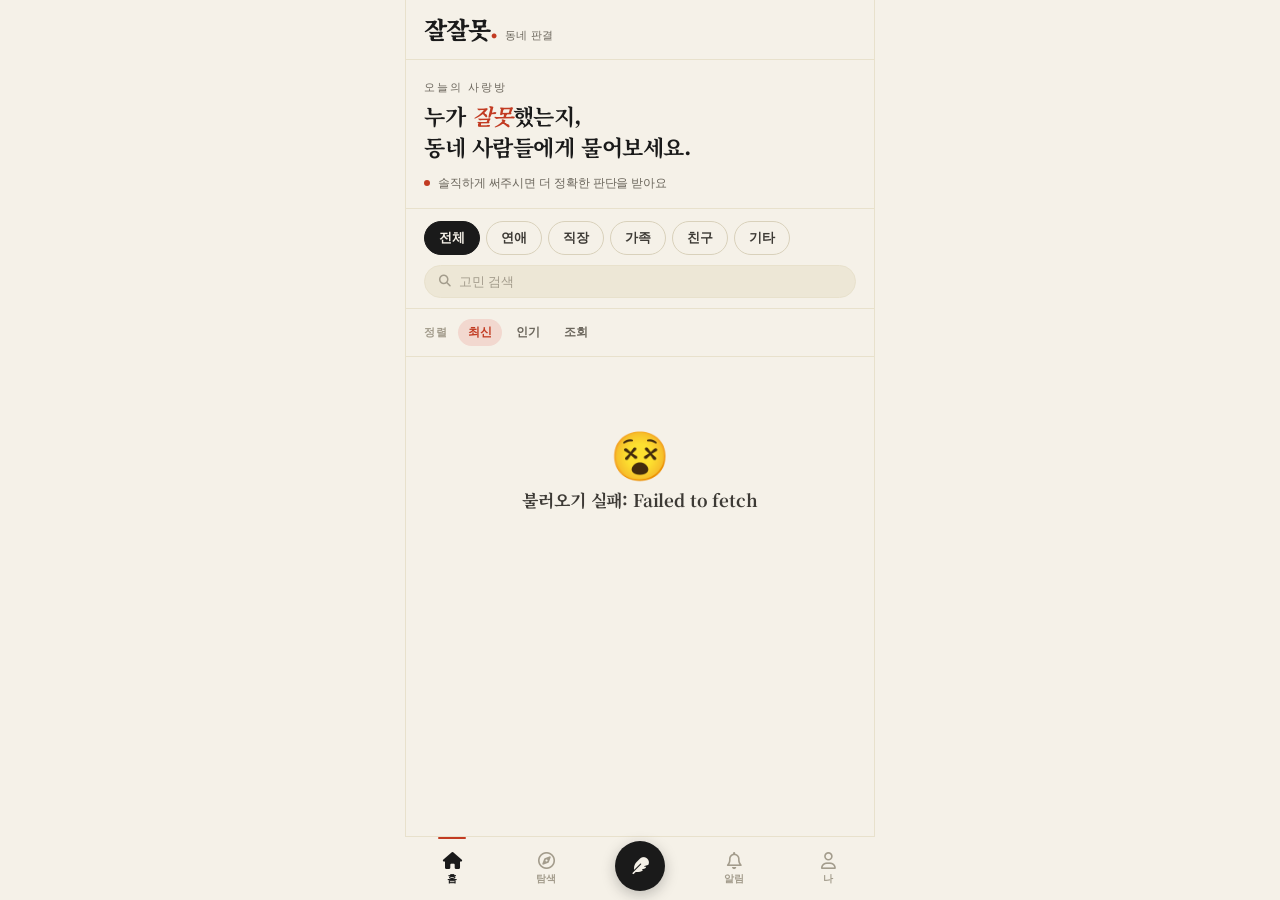
<file: index.html>
<!DOCTYPE html>
<html lang="ko">
<head>
  <meta charset="UTF-8" />
  <meta name="viewport" content="width=device-width, initial-scale=1.0, viewport-fit=cover" />
  <title>잘잘못 — 누구 잘못인가요?</title>

  <!-- ===== PWA ===== -->
  <meta name="theme-color" content="#f5f1e8" />
  <meta name="mobile-web-app-capable" content="yes" />
  <meta name="apple-mobile-web-app-capable" content="yes" />
  <meta name="apple-mobile-web-app-status-bar-style" content="black-translucent" />
  <meta name="apple-mobile-web-app-title" content="잘잘못" />
  <meta name="application-name" content="잘잘못" />
  <meta name="description" content="일상 속 갈등 상황을 올리고 다수의 시선으로 판단받는 커뮤니티 앱" />

  <meta property="og:type" content="website" />
  <meta property="og:title" content="잘잘못 — 누구 잘못인가요?" />
  <meta property="og:description" content="일상 속 갈등 상황을 올리고 다수의 시선으로 판단받아보세요!" />
  <meta property="og:image" content="icons/icon-512.png" />
  <meta name="twitter:card" content="summary" />

  <link rel="manifest" href="manifest.json" />
  <link rel="apple-touch-icon" href="icons/icon-512.png" />
  <link rel="icon" type="image/png" sizes="192x192" href="icons/icon-192.png" />
  <link rel="icon" type="image/png" sizes="512x512" href="icons/icon-512.png" />

  <!-- Fonts / Icons -->
  <link rel="preconnect" href="https://fonts.googleapis.com" />
  <link rel="preconnect" href="https://fonts.gstatic.com" crossorigin />
  <link href="https://fonts.googleapis.com/css2?family=Pretendard:wght@400;500;600;700;800;900&family=Noto+Serif+KR:wght@400;500;600;700;900&display=swap" rel="stylesheet" />
  <link rel="stylesheet" href="https://cdn.jsdelivr.net/npm/@fortawesome/fontawesome-free@6.4.0/css/all.min.css" />
  <link rel="stylesheet" href="css/style.css" />
</head>
<body>

  <!-- ===== PWA 설치 배너 ===== -->
  <div class="pwa-banner" id="pwaBanner" style="display:none">
    <div class="pwa-banner-inner">
      <img src="icons/icon-512.png" class="pwa-banner-icon" alt="잘잘못 아이콘" />
      <div class="pwa-banner-text">
        <div class="pwa-banner-title">앱으로 설치하기</div>
        <div class="pwa-banner-sub">홈 화면에 추가하면 앱처럼 쓸 수 있어요</div>
      </div>
      <div class="pwa-banner-actions">
        <button class="pwa-install-btn" id="pwaInstallBtn">설치</button>
        <button class="pwa-dismiss-btn" id="pwaDismissBtn"><i class="fas fa-times"></i></button>
      </div>
    </div>
  </div>

  <div class="app">

    <!-- ===== HEADER ===== -->
    <header class="header">
      <div class="header-inner">
        <div class="logo" id="logoBtn">
          <span class="logo-text">잘잘못<span class="logo-dot">.</span></span>
          <span class="logo-tag">동네 판결</span>
        </div>
        <!-- 상단 nav-tabs는 숨기고 하단 네비게이션 사용 -->
        <nav class="nav-tabs" style="display:none">
          <button class="nav-btn active" data-view="list"></button>
          <button class="nav-btn" data-view="write"></button>
        </nav>
      </div>
    </header>

    <!-- ===== BOTTOM NAV ===== -->
    <nav class="bottom-nav">
      <button class="bnav-item active" data-view="list">
        <i class="fas fa-house"></i><span>홈</span>
      </button>
      <button class="bnav-item" data-view="list-hot">
        <i class="far fa-compass"></i><span>탐색</span>
      </button>
      <div class="bnav-write-wrap">
        <button class="bnav-write" data-view="write">
          <i class="fas fa-feather"></i>
        </button>
      </div>
      <button class="bnav-item" data-view="list">
        <i class="far fa-bell"></i><span>알림</span>
      </button>
      <button class="bnav-item" data-view="list">
        <i class="far fa-user"></i><span>나</span>
      </button>
    </nav>

    <!-- ===== MAIN ===== -->
    <main class="main">

      <!-- ======= 목록 화면 ======= -->
      <section id="view-list" class="view active">

        <!-- 인트로 스트립 -->
        <div class="intro-strip">
          <div class="intro-kicker">오늘의 사랑방</div>
          <h1 class="intro-title">
            누가 <em>잘못</em>했는지,<br/>동네 사람들에게 물어보세요.
          </h1>
          <div class="intro-meta">
            <span><span class="pip"></span>솔직하게 써주시면 더 정확한 판단을 받아요</span>
          </div>
        </div>

        <!-- 필터/검색 바 -->
        <div class="filter-bar">
          <div class="filter-categories">
            <button class="cat-btn active" data-cat="all">전체</button>
            <button class="cat-btn" data-cat="연애">연애</button>
            <button class="cat-btn" data-cat="직장">직장</button>
            <button class="cat-btn" data-cat="가족">가족</button>
            <button class="cat-btn" data-cat="친구">친구</button>
            <button class="cat-btn" data-cat="기타">기타</button>
          </div>
          <div class="sub-bar">
            <div class="search-wrap">
              <i class="fas fa-search"></i>
              <input type="text" id="searchInput" placeholder="고민 검색" />
            </div>
          </div>
        </div>

        <!-- 정렬 -->
        <div class="sort-bar">
          <span class="sort-label">정렬</span>
          <button class="sort-btn active" data-sort="latest">최신</button>
          <button class="sort-btn" data-sort="hot">인기</button>
          <button class="sort-btn" data-sort="views">조회</button>
        </div>

        <!-- 카드 리스트 -->
        <div class="card-list" id="cardList">
          <div class="loading-spinner"><i class="fas fa-spinner fa-spin"></i> 불러오는 중...</div>
        </div>

        <!-- 페이지네이션 -->
        <div class="pagination" id="pagination"></div>
      </section>

      <!-- ======= 상세 화면 ======= -->
      <section id="view-detail" class="view">
        <div class="detail-top">
          <button class="back-btn" id="backBtn">
            <i class="fas fa-arrow-left"></i> <span>돌아가기</span>
          </button>
        </div>
        <div id="detailContent"></div>
      </section>

      <!-- ======= 작성 화면 ======= -->
      <section id="view-write" class="view">
        <div class="write-container">
          <h2 class="write-title">고민을 들려주세요</h2>
          <p class="write-desc">사실 그대로 써주시면 동네 사람들이 더 정확하게 판단해드려요.</p>

          <form id="writeForm" class="write-form">
            <div class="form-group">
              <label>닉네임</label>
              <input type="text" id="fAuthor" placeholder="비워두면 익명으로 올라가요" maxlength="20" />
            </div>

            <div class="form-group">
              <label>카테고리 <span class="required">* 필수</span></label>
              <div class="category-select">
                <button type="button" class="cat-select-btn" data-cat="연애">연애</button>
                <button type="button" class="cat-select-btn" data-cat="직장">직장</button>
                <button type="button" class="cat-select-btn" data-cat="가족">가족</button>
                <button type="button" class="cat-select-btn" data-cat="친구">친구</button>
                <button type="button" class="cat-select-btn" data-cat="기타">기타</button>
              </div>
              <input type="hidden" id="fCategory" required />
            </div>

            <div class="form-group">
              <label>제목 <span class="required">* 필수</span></label>
              <div class="input-with-mic">
                <input type="text" id="fTitle" placeholder="한 줄로 상황을 요약해주세요" maxlength="60" required />
                <button type="button" class="mic-btn" id="micTitle" title="음성 입력">
                  <i class="fas fa-microphone"></i>
                </button>
              </div>
            </div>

            <div class="form-group">
              <label>자세한 이야기 <span class="required">* 필수</span></label>
              <div class="input-with-mic textarea-mic">
                <textarea id="fContent" placeholder="상황을 있는 그대로, 양쪽 입장을 모두 써주세요.&#10;&#10;· 어떤 일이 있었는지&#10;· 누가 무엇을 했는지&#10;· 지금 어떤 상황인지" rows="8" required maxlength="2000"></textarea>
                <button type="button" class="mic-btn mic-btn-textarea" id="micContent" title="음성 입력">
                  <i class="fas fa-microphone"></i>
                </button>
              </div>
              <span class="char-count"><span id="charCount">0</span> / 2000</span>
              <button type="button" class="ai-btn" id="aiRefineBtn">
                <i class="fas fa-wand-magic-sparkles"></i> AI로 내용 다듬기
              </button>
            </div>

            <div class="form-actions">
              <button type="button" class="btn-cancel" id="cancelWrite">취소</button>
              <button type="submit" class="btn-submit">
                <i class="fas fa-paper-plane"></i> 판단 받기
              </button>
            </div>
          </form>
        </div>
      </section>

    </main>
  </div>

  <!-- ===== TOAST ===== -->
  <div class="toast" id="toast"></div>

  <!-- ===== MODAL ===== -->
  <div class="modal-overlay" id="modalOverlay">
    <div class="modal" id="voteModal">
      <div class="modal-emoji" id="modalEmoji"></div>
      <div class="modal-title" id="modalTitle"></div>
      <div class="modal-sub" id="modalSub"></div>
      <button class="modal-close" id="modalClose">확인</button>
    </div>
  </div>

  <!-- app.js -->
  <script src="js/app.js?v=20260423a"></script>

  <!-- Bottom nav → 기존 app.js의 nav-btn으로 위임 -->
  <script>
    document.querySelectorAll('.bnav-item, .bnav-write').forEach(btn => {
      btn.addEventListener('click', () => {
        const view = btn.dataset.view === 'write' ? 'write' : 'list';
        document.querySelectorAll('.bnav-item, .bnav-write').forEach(b => b.classList.remove('active'));
        if (btn.classList.contains('bnav-item')) btn.classList.add('active');
        const target = document.querySelector(`.nav-btn[data-view="${view}"]`);
        if (target) target.click();
      });
    });
  </script>

  <!-- Service Worker + PWA -->
  <script>
    (async () => {
      if ('serviceWorker' in navigator) {
        const regs = await navigator.serviceWorker.getRegistrations();
        await Promise.all(regs.map(r => r.unregister()));
      }
      if ('caches' in window) {
        const keys = await caches.keys();
        await Promise.all(keys.map(k => caches.delete(k)));
      }
      if ('serviceWorker' in navigator) {
        try { await navigator.serviceWorker.register('/sw.js?v=5'); } catch(e) {}
      }
    })();

    let deferredPrompt;
    const pwaBanner  = document.getElementById('pwaBanner');
    const installBtn = document.getElementById('pwaInstallBtn');
    const dismissBtn = document.getElementById('pwaDismissBtn');

    window.addEventListener('beforeinstallprompt', (e) => {
      e.preventDefault();
      deferredPrompt = e;
      if (!localStorage.getItem('pwa_dismissed')) {
        setTimeout(() => { pwaBanner.style.display = 'block'; }, 1500);
      }
    });
    installBtn?.addEventListener('click', async () => {
      if (!deferredPrompt) return;
      pwaBanner.style.display = 'none';
      deferredPrompt.prompt();
      await deferredPrompt.userChoice;
      deferredPrompt = null;
    });
    dismissBtn?.addEventListener('click', () => {
      pwaBanner.style.display = 'none';
      localStorage.setItem('pwa_dismissed', '1');
    });
    window.addEventListener('appinstalled', () => {
      pwaBanner.style.display = 'none';
      deferredPrompt = null;
    });
  </script>
</body>
</html>
</file>
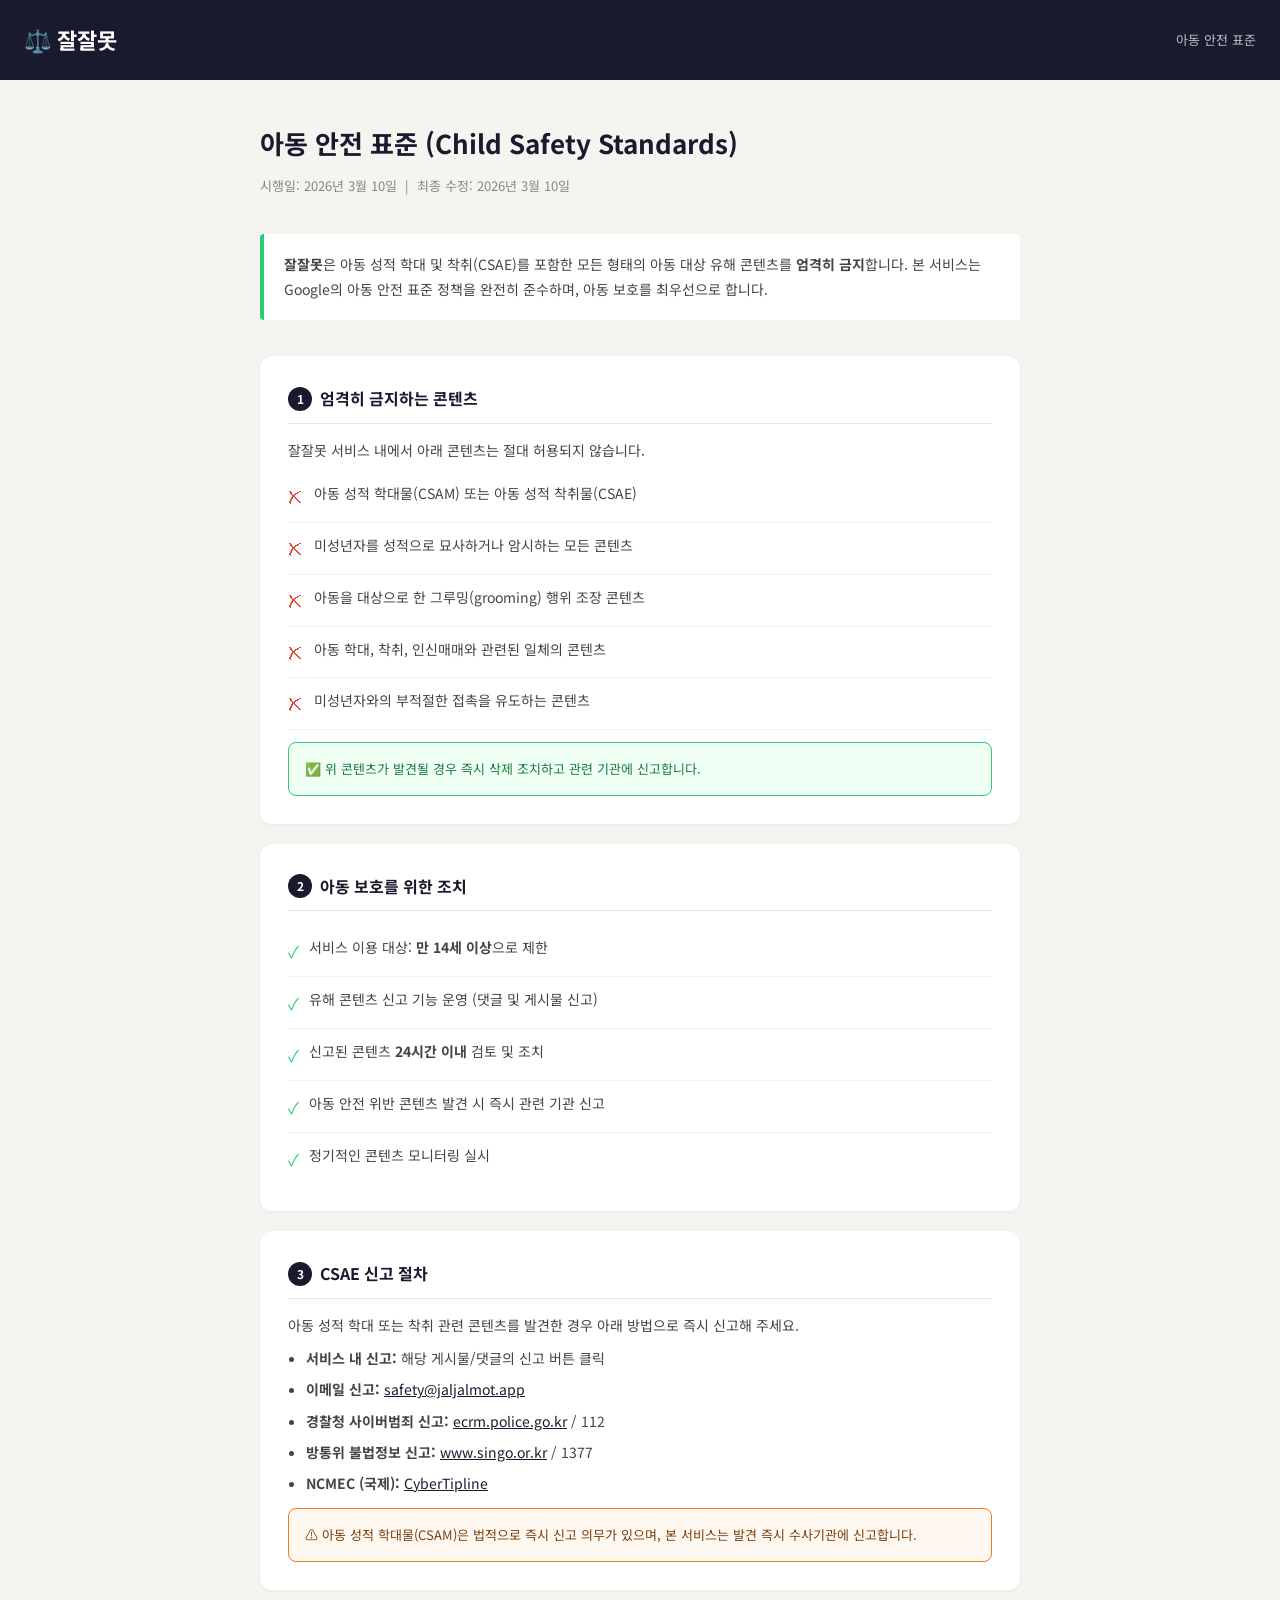
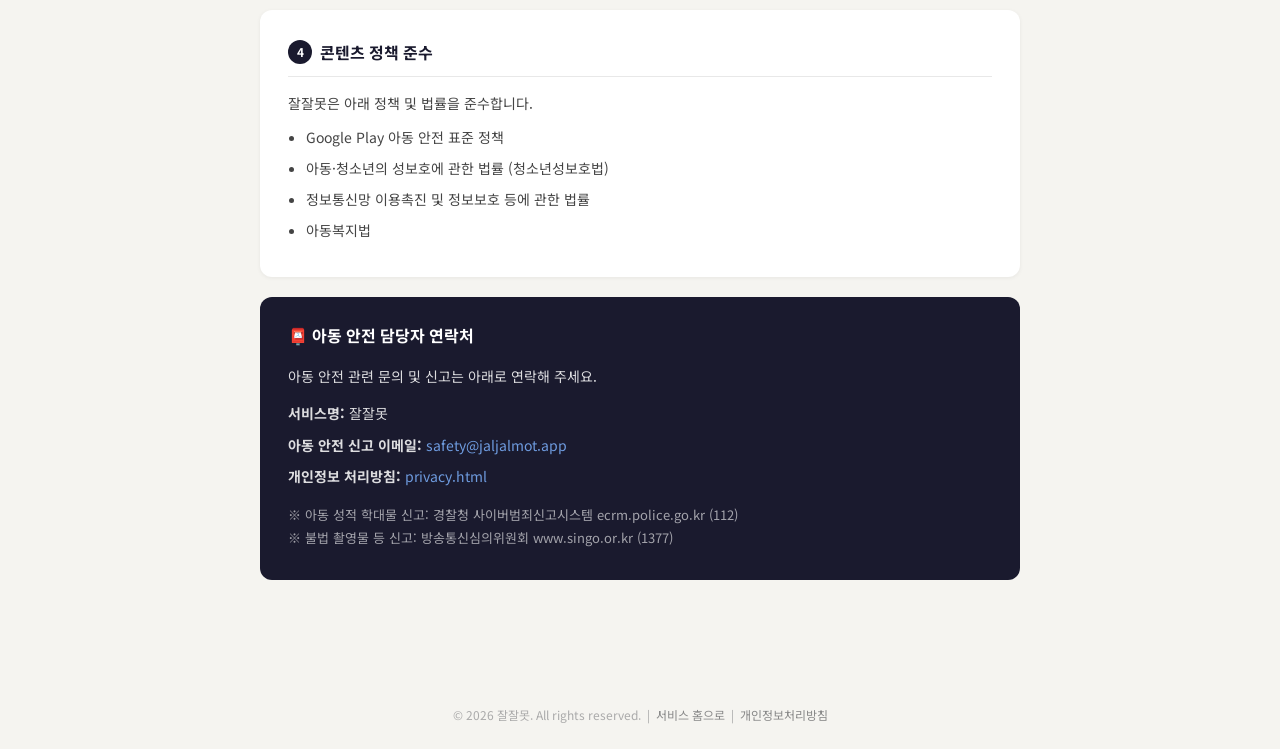
<file: child-safety.html>
<!DOCTYPE html>
<html lang="ko">
<head>
  <meta charset="UTF-8">
  <meta name="viewport" content="width=device-width, initial-scale=1.0">
  <title>아동 안전 표준 — 잘잘못</title>
  <link href="https://fonts.googleapis.com/css2?family=Noto+Sans+KR:wght@300;400;500;700&display=swap" rel="stylesheet">
  <style>
    *, *::before, *::after { box-sizing: border-box; margin: 0; padding: 0; }

    body {
      font-family: 'Noto Sans KR', sans-serif;
      background: #f5f4f0;
      color: #1a1a1a;
      line-height: 1.8;
    }

    header {
      background: #1a1a2e;
      color: #fff;
      padding: 20px 24px;
      display: flex;
      align-items: center;
      gap: 12px;
    }

    header .logo {
      font-size: 22px;
      font-weight: 700;
      text-decoration: none;
      color: #fff;
    }

    header .subtitle {
      font-size: 13px;
      opacity: 0.7;
      margin-left: auto;
    }

    .container {
      max-width: 800px;
      margin: 40px auto;
      padding: 0 20px 60px;
    }

    .page-title {
      font-size: 26px;
      font-weight: 700;
      margin-bottom: 8px;
      color: #1a1a2e;
    }

    .updated-date {
      font-size: 13px;
      color: #888;
      margin-bottom: 36px;
    }

    .intro-box {
      background: #fff;
      border-left: 4px solid #2ecc71;
      border-radius: 4px;
      padding: 18px 20px;
      margin-bottom: 36px;
      font-size: 14px;
      color: #444;
    }

    section {
      background: #fff;
      border-radius: 12px;
      padding: 28px;
      margin-bottom: 20px;
      box-shadow: 0 1px 4px rgba(0,0,0,0.06);
    }

    section h2 {
      font-size: 16px;
      font-weight: 700;
      color: #1a1a2e;
      margin-bottom: 14px;
      padding-bottom: 10px;
      border-bottom: 1px solid #e8e8e8;
      display: flex;
      align-items: center;
      gap: 8px;
    }

    section h2 .num {
      background: #1a1a2e;
      color: #fff;
      width: 24px;
      height: 24px;
      border-radius: 50%;
      font-size: 12px;
      display: flex;
      align-items: center;
      justify-content: center;
      flex-shrink: 0;
    }

    section p, section li {
      font-size: 14px;
      color: #444;
      margin-bottom: 8px;
    }

    section ul {
      padding-left: 18px;
    }

    section ul li {
      margin-bottom: 6px;
    }

    .highlight-box {
      background: #f0fff4;
      border: 1px solid #2ecc71;
      border-radius: 8px;
      padding: 14px 16px;
      margin-top: 12px;
      font-size: 13px;
      color: #1a7a40;
    }

    .warning-box {
      background: #fff8f0;
      border: 1px solid #e67e22;
      border-radius: 8px;
      padding: 14px 16px;
      margin-top: 12px;
      font-size: 13px;
      color: #7a4010;
    }

    .contact-box {
      background: #1a1a2e;
      color: #fff;
      border-radius: 12px;
      padding: 24px 28px;
      margin-top: 20px;
    }

    .contact-box h3 {
      font-size: 16px;
      font-weight: 700;
      margin-bottom: 14px;
    }

    .contact-box p {
      font-size: 14px;
      opacity: 0.85;
      margin-bottom: 6px;
    }

    .contact-box a {
      color: #7eb3ff;
      text-decoration: none;
    }

    .check-item {
      display: flex;
      align-items: flex-start;
      gap: 10px;
      padding: 10px 0;
      border-bottom: 1px solid #f0f0f0;
      font-size: 14px;
      color: #444;
    }

    .check-item:last-child {
      border-bottom: none;
    }

    .check-icon {
      color: #2ecc71;
      font-size: 16px;
      margin-top: 2px;
      flex-shrink: 0;
    }

    .ban-icon {
      color: #e74c3c;
      font-size: 16px;
      margin-top: 2px;
      flex-shrink: 0;
    }

    footer {
      text-align: center;
      padding: 24px;
      font-size: 12px;
      color: #aaa;
    }

    @media (max-width: 600px) {
      section { padding: 20px 16px; }
      .page-title { font-size: 22px; }
    }
  </style>
</head>
<body>

<header>
  <a class="logo" href="/">⚖️ 잘잘못</a>
  <span class="subtitle">아동 안전 표준</span>
</header>

<div class="container">

  <h1 class="page-title">아동 안전 표준 (Child Safety Standards)</h1>
  <p class="updated-date">시행일: 2026년 3월 10일 &nbsp;|&nbsp; 최종 수정: 2026년 3월 10일</p>

  <div class="intro-box">
    <strong>잘잘못</strong>은 아동 성적 학대 및 착취(CSAE)를 포함한 모든 형태의 아동 대상 유해 콘텐츠를 
    <strong>엄격히 금지</strong>합니다. 본 서비스는 Google의 아동 안전 표준 정책을 완전히 준수하며, 
    아동 보호를 최우선으로 합니다.
  </div>

  <!-- 1. 금지 콘텐츠 -->
  <section>
    <h2><span class="num">1</span> 엄격히 금지하는 콘텐츠</h2>
    <p>잘잘못 서비스 내에서 아래 콘텐츠는 절대 허용되지 않습니다.</p>

    <div class="check-item">
      <span class="ban-icon">✗</span>
      <span>아동 성적 학대물(CSAM) 또는 아동 성적 착취물(CSAE)</span>
    </div>
    <div class="check-item">
      <span class="ban-icon">✗</span>
      <span>미성년자를 성적으로 묘사하거나 암시하는 모든 콘텐츠</span>
    </div>
    <div class="check-item">
      <span class="ban-icon">✗</span>
      <span>아동을 대상으로 한 그루밍(grooming) 행위 조장 콘텐츠</span>
    </div>
    <div class="check-item">
      <span class="ban-icon">✗</span>
      <span>아동 학대, 착취, 인신매매와 관련된 일체의 콘텐츠</span>
    </div>
    <div class="check-item">
      <span class="ban-icon">✗</span>
      <span>미성년자와의 부적절한 접촉을 유도하는 콘텐츠</span>
    </div>

    <div class="highlight-box">
      ✅ 위 콘텐츠가 발견될 경우 즉시 삭제 조치하고 관련 기관에 신고합니다.
    </div>
  </section>

  <!-- 2. 보호 조치 -->
  <section>
    <h2><span class="num">2</span> 아동 보호를 위한 조치</h2>

    <div class="check-item">
      <span class="check-icon">✓</span>
      <span>서비스 이용 대상: <strong>만 14세 이상</strong>으로 제한</span>
    </div>
    <div class="check-item">
      <span class="check-icon">✓</span>
      <span>유해 콘텐츠 신고 기능 운영 (댓글 및 게시물 신고)</span>
    </div>
    <div class="check-item">
      <span class="check-icon">✓</span>
      <span>신고된 콘텐츠 <strong>24시간 이내</strong> 검토 및 조치</span>
    </div>
    <div class="check-item">
      <span class="check-icon">✓</span>
      <span>아동 안전 위반 콘텐츠 발견 시 즉시 관련 기관 신고</span>
    </div>
    <div class="check-item">
      <span class="check-icon">✓</span>
      <span>정기적인 콘텐츠 모니터링 실시</span>
    </div>
  </section>

  <!-- 3. CSAE 신고 -->
  <section>
    <h2><span class="num">3</span> CSAE 신고 절차</h2>
    <p>아동 성적 학대 또는 착취 관련 콘텐츠를 발견한 경우 아래 방법으로 즉시 신고해 주세요.</p>
    <ul>
      <li><strong>서비스 내 신고:</strong> 해당 게시물/댓글의 신고 버튼 클릭</li>
      <li><strong>이메일 신고:</strong> <a href="mailto:safety@jaljalmot.app" style="color:#1a1a2e;">safety@jaljalmot.app</a></li>
      <li><strong>경찰청 사이버범죄 신고:</strong> <a href="https://ecrm.police.go.kr" target="_blank" style="color:#1a1a2e;">ecrm.police.go.kr</a> / 112</li>
      <li><strong>방통위 불법정보 신고:</strong> <a href="https://www.singo.or.kr" target="_blank" style="color:#1a1a2e;">www.singo.or.kr</a> / 1377</li>
      <li><strong>NCMEC (국제):</strong> <a href="https://www.missingkids.org/gethelpnow/cybertipline" target="_blank" style="color:#1a1a2e;">CyberTipline</a></li>
    </ul>

    <div class="warning-box">
      ⚠️ 아동 성적 학대물(CSAM)은 법적으로 즉시 신고 의무가 있으며, 
      본 서비스는 발견 즉시 수사기관에 신고합니다.
    </div>
  </section>

  <!-- 4. 콘텐츠 정책 -->
  <section>
    <h2><span class="num">4</span> 콘텐츠 정책 준수</h2>
    <p>잘잘못은 아래 정책 및 법률을 준수합니다.</p>
    <ul>
      <li>Google Play 아동 안전 표준 정책</li>
      <li>아동·청소년의 성보호에 관한 법률 (청소년성보호법)</li>
      <li>정보통신망 이용촉진 및 정보보호 등에 관한 법률</li>
      <li>아동복지법</li>
    </ul>
  </section>

  <!-- 연락처 -->
  <div class="contact-box">
    <h3>📮 아동 안전 담당자 연락처</h3>
    <p>아동 안전 관련 문의 및 신고는 아래로 연락해 주세요.</p>
    <p style="margin-top:12px;"><strong>서비스명:</strong> 잘잘못</p>
    <p><strong>아동 안전 신고 이메일:</strong> <a href="mailto:safety@jaljalmot.app">safety@jaljalmot.app</a></p>
    <p><strong>개인정보 처리방침:</strong> <a href="/privacy.html">privacy.html</a></p>
    <p style="margin-top:14px; font-size:13px; opacity:0.6;">
      ※ 아동 성적 학대물 신고: 경찰청 사이버범죄신고시스템 ecrm.police.go.kr (112)<br>
      ※ 불법 촬영물 등 신고: 방송통신심의위원회 www.singo.or.kr (1377)
    </p>
  </div>

</div>

<footer>
  © 2026 잘잘못. All rights reserved. &nbsp;|&nbsp;
  <a href="/" style="color:#888; text-decoration:none;">서비스 홈으로</a> &nbsp;|&nbsp;
  <a href="/privacy.html" style="color:#888; text-decoration:none;">개인정보처리방침</a>
</footer>

</body>
</html>
</file>
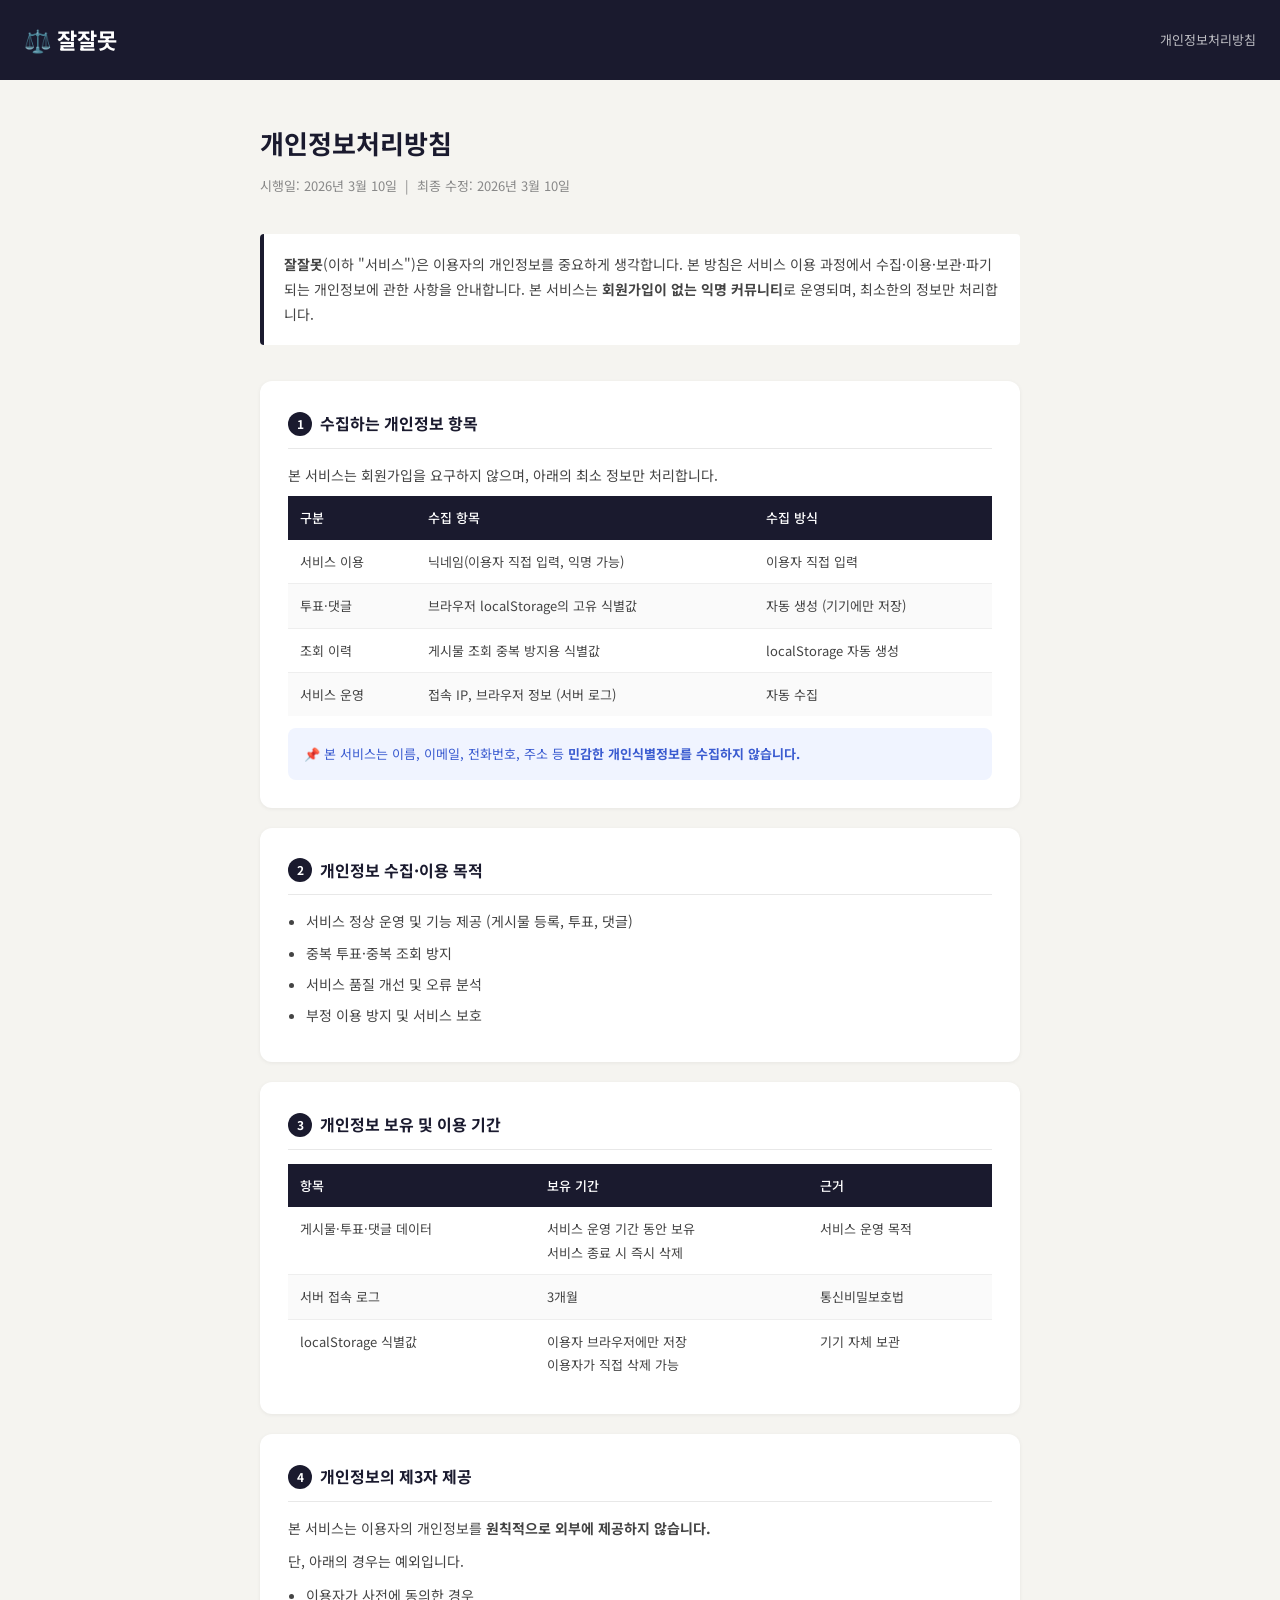
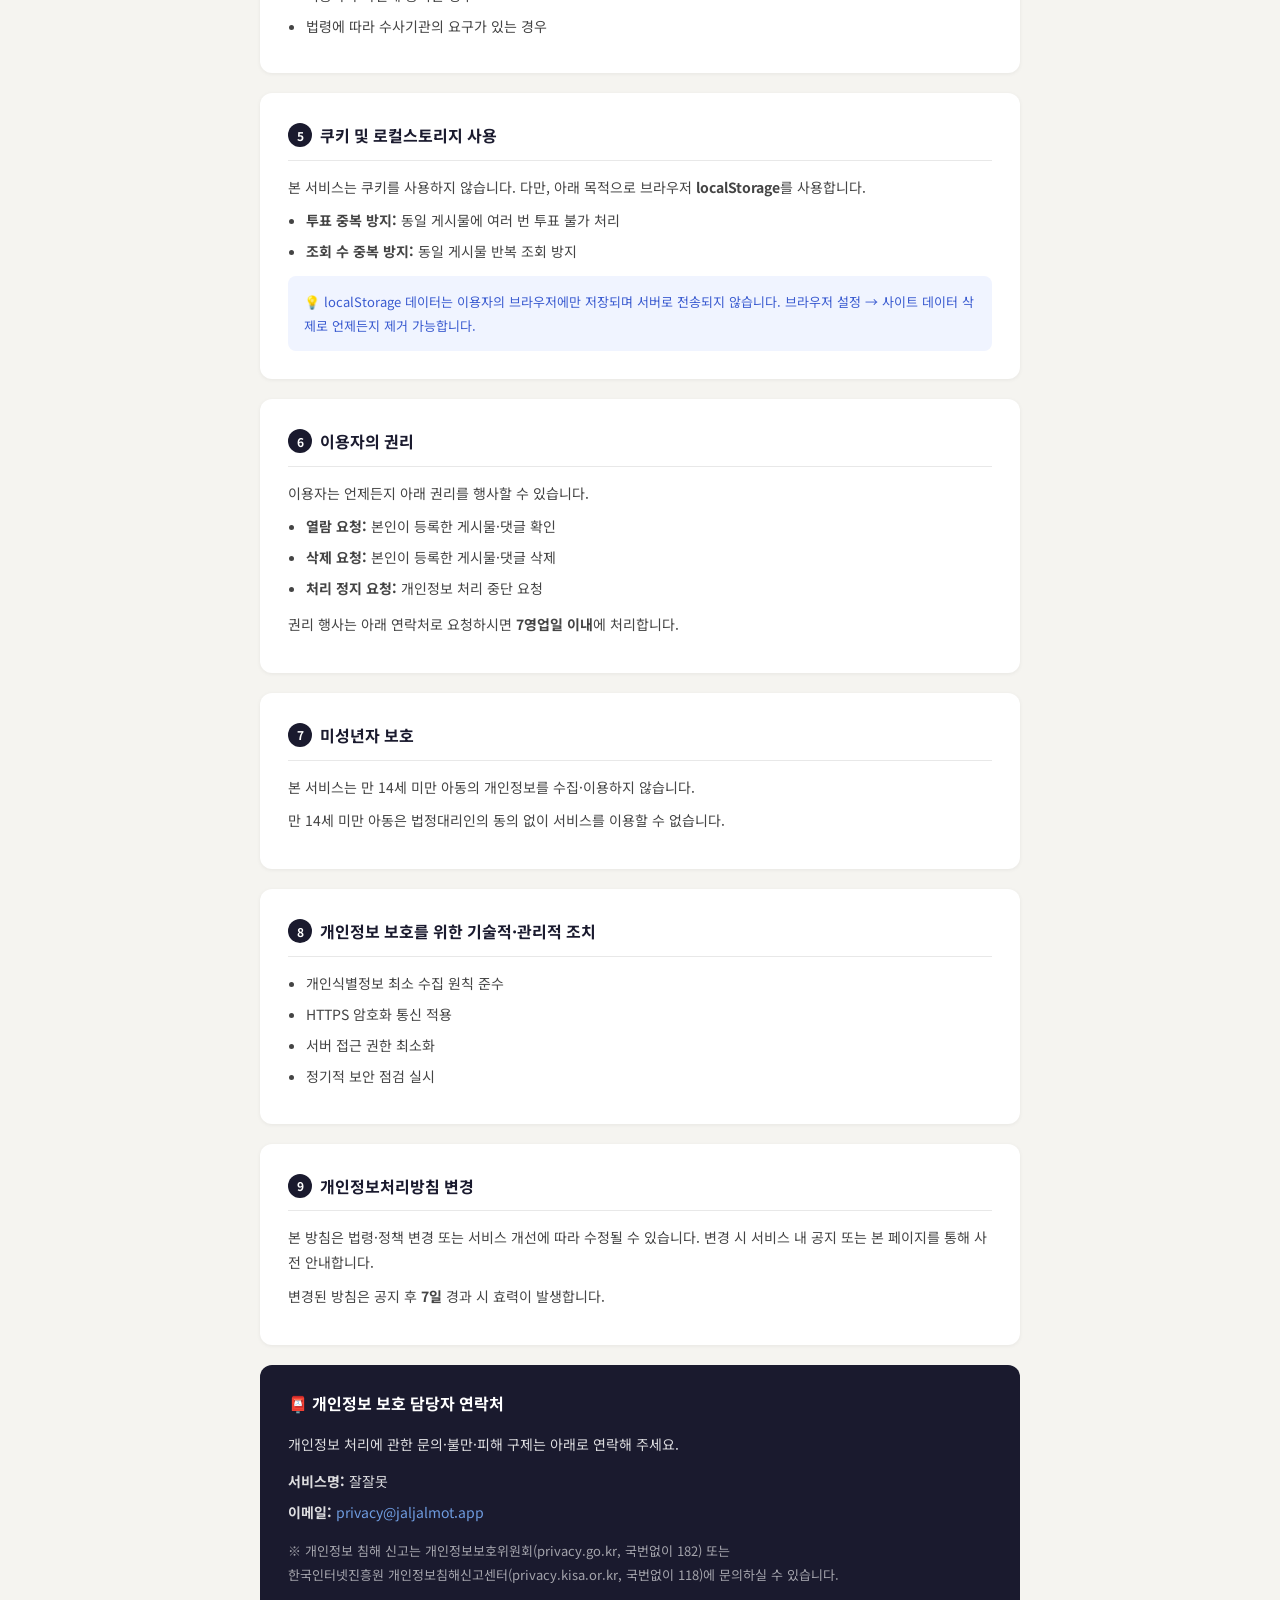
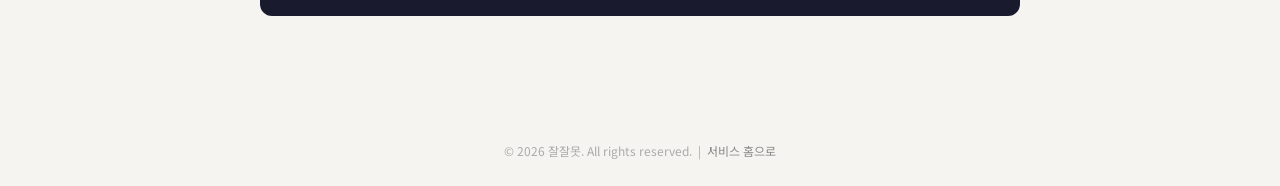
<file: privacy.html>
<!DOCTYPE html>
<html lang="ko">
<head>
  <meta charset="UTF-8">
  <meta name="viewport" content="width=device-width, initial-scale=1.0">
  <title>개인정보처리방침 — 잘잘못</title>
  <link href="https://fonts.googleapis.com/css2?family=Noto+Sans+KR:wght@300;400;500;700&display=swap" rel="stylesheet">
  <style>
    *, *::before, *::after { box-sizing: border-box; margin: 0; padding: 0; }

    body {
      font-family: 'Noto Sans KR', sans-serif;
      background: #f5f4f0;
      color: #1a1a1a;
      line-height: 1.8;
    }

    header {
      background: #1a1a2e;
      color: #fff;
      padding: 20px 24px;
      display: flex;
      align-items: center;
      gap: 12px;
    }

    header .logo {
      font-size: 22px;
      font-weight: 700;
      text-decoration: none;
      color: #fff;
    }

    header .subtitle {
      font-size: 13px;
      opacity: 0.7;
      margin-left: auto;
    }

    .container {
      max-width: 800px;
      margin: 40px auto;
      padding: 0 20px 60px;
    }

    .page-title {
      font-size: 26px;
      font-weight: 700;
      margin-bottom: 8px;
      color: #1a1a2e;
    }

    .updated-date {
      font-size: 13px;
      color: #888;
      margin-bottom: 36px;
    }

    .intro-box {
      background: #fff;
      border-left: 4px solid #1a1a2e;
      border-radius: 4px;
      padding: 18px 20px;
      margin-bottom: 36px;
      font-size: 14px;
      color: #444;
    }

    section {
      background: #fff;
      border-radius: 12px;
      padding: 28px 28px;
      margin-bottom: 20px;
      box-shadow: 0 1px 4px rgba(0,0,0,0.06);
    }

    section h2 {
      font-size: 16px;
      font-weight: 700;
      color: #1a1a2e;
      margin-bottom: 14px;
      padding-bottom: 10px;
      border-bottom: 1px solid #e8e8e8;
      display: flex;
      align-items: center;
      gap: 8px;
    }

    section h2 .num {
      background: #1a1a2e;
      color: #fff;
      width: 24px;
      height: 24px;
      border-radius: 50%;
      font-size: 12px;
      display: flex;
      align-items: center;
      justify-content: center;
      flex-shrink: 0;
    }

    section p, section li {
      font-size: 14px;
      color: #444;
      margin-bottom: 8px;
    }

    section ul {
      padding-left: 18px;
    }

    section ul li {
      margin-bottom: 6px;
    }

    table {
      width: 100%;
      border-collapse: collapse;
      font-size: 13px;
      margin-top: 8px;
    }

    table th {
      background: #1a1a2e;
      color: #fff;
      padding: 10px 12px;
      text-align: left;
      font-weight: 500;
    }

    table td {
      padding: 10px 12px;
      border-bottom: 1px solid #eee;
      color: #444;
      vertical-align: top;
    }

    table tr:last-child td {
      border-bottom: none;
    }

    table tr:nth-child(even) td {
      background: #fafafa;
    }

    .highlight-box {
      background: #f0f4ff;
      border-radius: 8px;
      padding: 14px 16px;
      margin-top: 12px;
      font-size: 13px;
      color: #3a5bd0;
    }

    .contact-box {
      background: #1a1a2e;
      color: #fff;
      border-radius: 12px;
      padding: 24px 28px;
      margin-top: 20px;
    }

    .contact-box h3 {
      font-size: 16px;
      font-weight: 700;
      margin-bottom: 14px;
    }

    .contact-box p {
      font-size: 14px;
      opacity: 0.85;
      margin-bottom: 6px;
    }

    .contact-box a {
      color: #7eb3ff;
      text-decoration: none;
    }

    footer {
      text-align: center;
      padding: 24px;
      font-size: 12px;
      color: #aaa;
    }

    @media (max-width: 600px) {
      section { padding: 20px 16px; }
      .page-title { font-size: 22px; }
      table { font-size: 12px; }
      table th, table td { padding: 8px; }
    }
  </style>
</head>
<body>

<header>
  <a class="logo" href="/">⚖️ 잘잘못</a>
  <span class="subtitle">개인정보처리방침</span>
</header>

<div class="container">

  <h1 class="page-title">개인정보처리방침</h1>
  <p class="updated-date">시행일: 2026년 3월 10일 &nbsp;|&nbsp; 최종 수정: 2026년 3월 10일</p>

  <div class="intro-box">
    <strong>잘잘못</strong>(이하 "서비스")은 이용자의 개인정보를 중요하게 생각합니다.
    본 방침은 서비스 이용 과정에서 수집·이용·보관·파기되는 개인정보에 관한 사항을 안내합니다.
    본 서비스는 <strong>회원가입이 없는 익명 커뮤니티</strong>로 운영되며, 최소한의 정보만 처리합니다.
  </div>

  <!-- 1. 수집 항목 -->
  <section>
    <h2><span class="num">1</span> 수집하는 개인정보 항목</h2>
    <p>본 서비스는 회원가입을 요구하지 않으며, 아래의 최소 정보만 처리합니다.</p>

    <table>
      <thead>
        <tr>
          <th>구분</th>
          <th>수집 항목</th>
          <th>수집 방식</th>
        </tr>
      </thead>
      <tbody>
        <tr>
          <td>서비스 이용</td>
          <td>닉네임(이용자 직접 입력, 익명 가능)</td>
          <td>이용자 직접 입력</td>
        </tr>
        <tr>
          <td>투표·댓글</td>
          <td>브라우저 localStorage의 고유 식별값</td>
          <td>자동 생성 (기기에만 저장)</td>
        </tr>
        <tr>
          <td>조회 이력</td>
          <td>게시물 조회 중복 방지용 식별값</td>
          <td>localStorage 자동 생성</td>
        </tr>
        <tr>
          <td>서비스 운영</td>
          <td>접속 IP, 브라우저 정보 (서버 로그)</td>
          <td>자동 수집</td>
        </tr>
      </tbody>
    </table>

    <div class="highlight-box">
      📌 본 서비스는 이름, 이메일, 전화번호, 주소 등 <strong>민감한 개인식별정보를 수집하지 않습니다.</strong>
    </div>
  </section>

  <!-- 2. 수집 목적 -->
  <section>
    <h2><span class="num">2</span> 개인정보 수집·이용 목적</h2>
    <ul>
      <li>서비스 정상 운영 및 기능 제공 (게시물 등록, 투표, 댓글)</li>
      <li>중복 투표·중복 조회 방지</li>
      <li>서비스 품질 개선 및 오류 분석</li>
      <li>부정 이용 방지 및 서비스 보호</li>
    </ul>
  </section>

  <!-- 3. 보유 기간 -->
  <section>
    <h2><span class="num">3</span> 개인정보 보유 및 이용 기간</h2>
    <table>
      <thead>
        <tr>
          <th>항목</th>
          <th>보유 기간</th>
          <th>근거</th>
        </tr>
      </thead>
      <tbody>
        <tr>
          <td>게시물·투표·댓글 데이터</td>
          <td>서비스 운영 기간 동안 보유<br>서비스 종료 시 즉시 삭제</td>
          <td>서비스 운영 목적</td>
        </tr>
        <tr>
          <td>서버 접속 로그</td>
          <td>3개월</td>
          <td>통신비밀보호법</td>
        </tr>
        <tr>
          <td>localStorage 식별값</td>
          <td>이용자 브라우저에만 저장<br>이용자가 직접 삭제 가능</td>
          <td>기기 자체 보관</td>
        </tr>
      </tbody>
    </table>
  </section>

  <!-- 4. 제3자 제공 -->
  <section>
    <h2><span class="num">4</span> 개인정보의 제3자 제공</h2>
    <p>본 서비스는 이용자의 개인정보를 <strong>원칙적으로 외부에 제공하지 않습니다.</strong></p>
    <p>단, 아래의 경우는 예외입니다.</p>
    <ul>
      <li>이용자가 사전에 동의한 경우</li>
      <li>법령에 따라 수사기관의 요구가 있는 경우</li>
    </ul>
  </section>

  <!-- 5. 쿠키 및 로컬스토리지 -->
  <section>
    <h2><span class="num">5</span> 쿠키 및 로컬스토리지 사용</h2>
    <p>본 서비스는 쿠키를 사용하지 않습니다. 다만, 아래 목적으로 브라우저 <strong>localStorage</strong>를 사용합니다.</p>
    <ul>
      <li><strong>투표 중복 방지:</strong> 동일 게시물에 여러 번 투표 불가 처리</li>
      <li><strong>조회 수 중복 방지:</strong> 동일 게시물 반복 조회 방지</li>
    </ul>
    <div class="highlight-box">
      💡 localStorage 데이터는 이용자의 브라우저에만 저장되며 서버로 전송되지 않습니다.
      브라우저 설정 → 사이트 데이터 삭제로 언제든지 제거 가능합니다.
    </div>
  </section>

  <!-- 6. 이용자 권리 -->
  <section>
    <h2><span class="num">6</span> 이용자의 권리</h2>
    <p>이용자는 언제든지 아래 권리를 행사할 수 있습니다.</p>
    <ul>
      <li><strong>열람 요청:</strong> 본인이 등록한 게시물·댓글 확인</li>
      <li><strong>삭제 요청:</strong> 본인이 등록한 게시물·댓글 삭제</li>
      <li><strong>처리 정지 요청:</strong> 개인정보 처리 중단 요청</li>
    </ul>
    <p style="margin-top:10px;">권리 행사는 아래 연락처로 요청하시면 <strong>7영업일 이내</strong>에 처리합니다.</p>
  </section>

  <!-- 7. 미성년자 보호 -->
  <section>
    <h2><span class="num">7</span> 미성년자 보호</h2>
    <p>본 서비스는 만 14세 미만 아동의 개인정보를 수집·이용하지 않습니다.</p>
    <p>만 14세 미만 아동은 법정대리인의 동의 없이 서비스를 이용할 수 없습니다.</p>
  </section>

  <!-- 8. 개인정보 보호 조치 -->
  <section>
    <h2><span class="num">8</span> 개인정보 보호를 위한 기술적·관리적 조치</h2>
    <ul>
      <li>개인식별정보 최소 수집 원칙 준수</li>
      <li>HTTPS 암호화 통신 적용</li>
      <li>서버 접근 권한 최소화</li>
      <li>정기적 보안 점검 실시</li>
    </ul>
  </section>

  <!-- 9. 방침 변경 -->
  <section>
    <h2><span class="num">9</span> 개인정보처리방침 변경</h2>
    <p>
      본 방침은 법령·정책 변경 또는 서비스 개선에 따라 수정될 수 있습니다.
      변경 시 서비스 내 공지 또는 본 페이지를 통해 사전 안내합니다.
    </p>
    <p>변경된 방침은 공지 후 <strong>7일</strong> 경과 시 효력이 발생합니다.</p>
  </section>

  <!-- 연락처 -->
  <div class="contact-box">
    <h3>📮 개인정보 보호 담당자 연락처</h3>
    <p>개인정보 처리에 관한 문의·불만·피해 구제는 아래로 연락해 주세요.</p>
    <p style="margin-top:12px;"><strong>서비스명:</strong> 잘잘못</p>
    <p><strong>이메일:</strong> <a href="mailto:privacy@jaljalmot.app">privacy@jaljalmot.app</a></p>
    <p style="margin-top:14px; font-size:13px; opacity:0.6;">
      ※ 개인정보 침해 신고는 개인정보보호위원회(privacy.go.kr, 국번없이 182) 또는<br>
      한국인터넷진흥원 개인정보침해신고센터(privacy.kisa.or.kr, 국번없이 118)에 문의하실 수 있습니다.
    </p>
  </div>

</div>

<footer>
  © 2026 잘잘못. All rights reserved. &nbsp;|&nbsp;
  <a href="/" style="color:#888; text-decoration:none;">서비스 홈으로</a>
</footer>

</body>
</html>
</file>
<file: css/style.css>
/* ================================================
   잘잘못 — v4.0 "사랑방" · Vanilla compatible
   Works with existing app.js selectors
   ================================================ */

@import url('https://fonts.googleapis.com/css2?family=Pretendard:wght@400;500;600;700;800;900&family=Noto+Serif+KR:wght@400;500;600;700;900&display=swap');

:root {
  --paper: #f5f1e8;
  --paper-2: #ede7d6;
  --paper-3: #e4dcc4;
  --surface: #fbf8f1;
  --ink: #1a1a1a;
  --ink-2: #3d3a35;
  --ink-3: #6b665c;
  --ink-4: #a39c8c;
  --line: #d9d1bb;
  --line-soft: #e8e1cc;

  --terra: #c23b22;
  --terra-soft: #f2d8cf;
  --moss: #2d5016;
  --moss-soft: #d4dfc4;
  --amber: #c69c3a;
  --amber-soft: #f0e4c0;

  --header-h: 60px;
  --bottom-nav-h: 64px;
  --max-w: 470px;
  --r-sm: 6px;
  --r-md: 10px;
  --r-lg: 14px;

  --serif: 'Noto Serif KR', 'Nanum Myeongjo', serif;
  --sans: 'Pretendard', -apple-system, BlinkMacSystemFont, sans-serif;

  --shadow-sm: 0 1px 3px rgba(26,26,26,0.06);
  --shadow-md: 0 8px 24px rgba(26,26,26,0.12);
}

*, *::before, *::after { box-sizing: border-box; margin: 0; padding: 0; }
html { font-size: 16px; -webkit-text-size-adjust: 100%; }

body {
  font-family: var(--sans);
  background: var(--paper);
  color: var(--ink);
  min-height: 100vh;
  max-width: var(--max-w);
  margin: 0 auto;
  -webkit-font-smoothing: antialiased;
  letter-spacing: -0.01em;
}

button { font-family: inherit; cursor: pointer; border: none; background: none; color: inherit; }
input, textarea { font-family: inherit; color: inherit; }
a { text-decoration: none; color: inherit; }

.app { min-height: 100vh; padding-bottom: calc(var(--bottom-nav-h) + 20px); }

/* ---------- Bottom Nav (from React version) ---------- */
.bottom-nav {
  position: fixed;
  bottom: 0;
  left: 50%;
  transform: translateX(-50%);
  width: 100%;
  max-width: var(--max-w);
  height: var(--bottom-nav-h);
  background: var(--paper);
  border-top: 1px solid var(--line-soft);
  display: flex;
  align-items: stretch;
  z-index: 100;
}
.bnav-item {
  flex: 1;
  display: flex;
  flex-direction: column;
  align-items: center;
  justify-content: center;
  gap: 3px;
  color: var(--ink-4);
  font-size: 10px;
  font-weight: 600;
  transition: color 0.15s;
  position: relative;
}
.bnav-item i { font-size: 17px; }
.bnav-item.active { color: var(--ink); }
.bnav-item.active::before {
  content: '';
  position: absolute;
  top: 0;
  left: 50%;
  transform: translateX(-50%);
  width: 28px;
  height: 2px;
  background: var(--terra);
  border-radius: 100px;
}
.bnav-write-wrap {
  flex: 1;
  display: flex;
  align-items: center;
  justify-content: center;
  padding-bottom: 6px;
}
.bnav-write {
  width: 50px;
  height: 50px;
  border-radius: 50%;
  background: var(--ink);
  color: var(--paper);
  font-size: 17px;
  display: flex;
  align-items: center;
  justify-content: center;
  flex-shrink: 0;
  box-shadow: 0 4px 14px rgba(26,26,26,0.25);
  transition: transform 0.15s;
}
.bnav-write:hover { transform: scale(1.04); }

/* ---------- Header ---------- */
.header {
  position: sticky;
  top: 0;
  z-index: 100;
  background: var(--paper);
  border-bottom: 1px solid var(--line-soft);
  height: var(--header-h);
}
.header-inner {
  display: flex;
  align-items: center;
  justify-content: space-between;
  padding: 0 18px;
  height: 100%;
}
.logo {
  display: flex;
  align-items: baseline;
  gap: 8px;
  cursor: pointer;
}
.logo-text {
  font-family: var(--serif);
  font-size: 24px;
  font-weight: 900;
  letter-spacing: -0.04em;
  color: var(--ink);
  line-height: 1;
}
.logo-dot { color: var(--terra); }
.logo-tag {
  font-size: 11px;
  color: var(--ink-3);
  letter-spacing: 0.02em;
}
.nav-tabs {
  display: flex;
  gap: 4px;
}
.nav-btn {
  display: flex;
  align-items: center;
  gap: 5px;
  padding: 8px 14px;
  border-radius: 100px;
  font-size: 13px;
  font-weight: 600;
  color: var(--ink-3);
  transition: all 0.15s;
}
.nav-btn:hover { background: var(--paper-2); }
.nav-btn.active {
  background: var(--ink);
  color: var(--paper);
}
.nav-btn i { font-size: 12px; }

/* ---------- Views ---------- */
.view { display: none; }
.view.active { display: block; animation: pageIn 0.25s ease; }
@keyframes pageIn { from { opacity: 0; transform: translateY(4px); } to { opacity: 1; transform: translateY(0); } }
.main { padding: 0; }

/* ---------- Intro strip ---------- */
.intro-strip {
  padding: 20px 18px 16px;
  border-bottom: 1px solid var(--line-soft);
}
.intro-kicker {
  font-size: 11px;
  letter-spacing: 0.18em;
  text-transform: uppercase;
  color: var(--ink-3);
  margin-bottom: 6px;
}
.intro-title {
  font-family: var(--serif);
  font-size: 22px;
  font-weight: 700;
  line-height: 1.4;
  letter-spacing: -0.02em;
  color: var(--ink);
}
.intro-title em {
  font-style: italic;
  color: var(--terra);
}
.intro-meta {
  display: flex;
  margin-top: 12px;
  font-size: 12px;
  color: var(--ink-3);
}
.intro-meta .pip {
  width: 6px; height: 6px; border-radius: 50%;
  background: var(--terra);
  display: inline-block;
  margin-right: 8px;
  vertical-align: middle;
}

/* ---------- Filter bar ---------- */
.filter-bar {
  padding: 12px 0 10px;
  border-bottom: 1px solid var(--line-soft);
  background: var(--paper);
  position: sticky;
  top: var(--header-h);
  z-index: 90;
}
.filter-categories {
  display: flex;
  gap: 6px;
  padding: 0 18px;
  overflow-x: auto;
  scrollbar-width: none;
  -ms-overflow-style: none;
}
.filter-categories::-webkit-scrollbar { display: none; }
.cat-btn {
  flex-shrink: 0;
  padding: 7px 14px;
  font-size: 13px;
  font-weight: 600;
  color: var(--ink-2);
  background: transparent;
  border: 1px solid var(--line);
  border-radius: 100px;
  transition: all 0.15s;
  white-space: nowrap;
}
.cat-btn:hover { background: var(--paper-2); }
.cat-btn.active {
  background: var(--ink);
  color: var(--paper);
  border-color: var(--ink);
}
.sub-bar { padding: 10px 18px 0; }
.search-wrap {
  display: flex;
  align-items: center;
  gap: 8px;
  background: var(--paper-2);
  border: 1px solid var(--line-soft);
  border-radius: 100px;
  padding: 8px 14px;
  transition: all 0.15s;
}
.search-wrap:focus-within {
  border-color: var(--ink-3);
  background: var(--surface);
}
.search-wrap i { color: var(--ink-4); font-size: 12px; }
.search-wrap input {
  flex: 1;
  border: none; background: none; outline: none;
  font-size: 13px;
  color: var(--ink);
}
.search-wrap input::placeholder { color: var(--ink-4); }

/* ---------- Sort bar ---------- */
.sort-bar {
  display: flex;
  align-items: center;
  gap: 4px;
  padding: 10px 18px;
  border-bottom: 1px solid var(--line-soft);
}
.sort-label {
  font-size: 11px;
  color: var(--ink-4);
  font-weight: 600;
  letter-spacing: 0.08em;
  text-transform: uppercase;
  margin-right: 6px;
}
.sort-btn {
  font-size: 12px;
  font-weight: 600;
  color: var(--ink-3);
  padding: 5px 10px;
  border-radius: 100px;
  transition: all 0.15s;
}
.sort-btn:hover { color: var(--ink); }
.sort-btn.active {
  color: var(--terra);
  background: var(--terra-soft);
}

/* ---------- Card list ---------- */
.card-list {
  display: flex;
  flex-direction: column;
}

.situation-card {
  background: var(--paper);
  padding: 18px 18px 16px;
  border-bottom: 1px solid var(--line-soft);
  cursor: pointer;
  transition: background 0.15s;
  animation: cardIn 0.3s ease;
}
.situation-card:hover { background: var(--surface); }
.situation-card:active { background: var(--paper-2); }
@keyframes cardIn { from { opacity: 0; transform: translateY(6px); } to { opacity: 1; transform: translateY(0); } }

.card-top {
  display: flex;
  gap: 12px;
  align-items: flex-start;
  margin-bottom: 12px;
}
.card-left { flex: 1; min-width: 0; }
.card-category {
  display: inline-block;
  font-size: 10px;
  font-weight: 700;
  color: var(--ink-2);
  background: var(--paper-2);
  border: 1px solid var(--line-soft);
  padding: 3px 8px;
  border-radius: 4px;
  letter-spacing: 0.04em;
  margin-bottom: 8px;
}
.card-title {
  font-family: var(--serif);
  font-size: 17px;
  font-weight: 700;
  line-height: 1.45;
  color: var(--ink);
  margin-bottom: 6px;
  letter-spacing: -0.02em;
  text-wrap: pretty;
}
.card-preview {
  font-size: 13.5px;
  color: var(--ink-2);
  line-height: 1.6;
  display: -webkit-box;
  -webkit-line-clamp: 2;
  -webkit-box-orient: vertical;
  overflow: hidden;
}

/* verdict badge */
.verdict-badge {
  font-family: var(--serif);
  font-style: italic;
  font-size: 12px;
  font-weight: 600;
  padding: 5px 12px 6px;
  border-radius: 100px;
  border: 1.5px solid currentColor;
  white-space: nowrap;
  flex-shrink: 0;
  letter-spacing: -0.01em;
  background: var(--paper);
}

/* Horizontal stacked bar */
.card-bar {
  display: flex;
  height: 6px;
  background: var(--paper-2);
  border-radius: 100px;
  overflow: hidden;
  margin: 10px 0;
  border: 1px solid var(--line-soft);
}
.bar-segment { height: 100%; transition: width 0.6s cubic-bezier(.4,0,.2,1); }
.bar-my    { background: var(--terra); }
.bar-their { background: var(--moss); }
.bar-both  { background: var(--amber); }

.card-meta {
  display: flex;
  align-items: center;
  gap: 14px;
  font-size: 11.5px;
  color: var(--ink-3);
  font-weight: 500;
  flex-wrap: wrap;
  font-variant-numeric: tabular-nums;
}
.card-meta span {
  display: inline-flex;
  align-items: center;
  gap: 5px;
}
.card-meta i { font-size: 10.5px; color: var(--ink-4); }

/* ---------- Loading & empty ---------- */
.loading-spinner {
  display: flex;
  align-items: center;
  justify-content: center;
  gap: 10px;
  padding: 48px 16px;
  color: var(--ink-3);
  font-size: 13px;
  font-family: var(--serif);
  font-style: italic;
}
.loading-spinner i { color: var(--terra); }

.empty-state {
  display: flex;
  flex-direction: column;
  align-items: center;
  padding: 72px 24px;
  gap: 10px;
  text-align: center;
}
.empty-state-emoji {
  font-family: var(--serif);
  font-size: 48px;
  color: var(--line);
  line-height: 1;
}
.empty-state-text {
  font-family: var(--serif);
  font-size: 17px;
  font-weight: 700;
  color: var(--ink-2);
}
.empty-state-sub {
  font-size: 13px;
  color: var(--ink-3);
  max-width: 240px;
  line-height: 1.5;
}

/* ---------- Detail view ---------- */
.detail-top {
  position: sticky;
  top: 0;
  z-index: 99;
  background: var(--paper);
  border-bottom: 1px solid var(--line-soft);
  padding: 12px 18px;
}
.back-btn {
  display: flex;
  align-items: center;
  gap: 8px;
  font-size: 13px;
  font-weight: 600;
  color: var(--ink-2);
  padding: 4px 0;
  width: auto;
  background: none;
  border: none;
}
.back-btn:hover { color: var(--ink); }

.detail-card {
  padding: 22px 18px 20px;
  border-bottom: 8px solid var(--paper-2);
  background: var(--paper);
}
.detail-header { margin-bottom: 18px; }
.detail-category {
  display: inline-block;
  font-size: 10px;
  font-weight: 700;
  color: var(--ink-2);
  background: var(--paper-2);
  border: 1px solid var(--line-soft);
  padding: 3px 8px;
  border-radius: 4px;
  letter-spacing: 0.04em;
  margin-bottom: 10px;
  text-transform: none;
}
.detail-title {
  font-family: var(--serif);
  font-size: 23px;
  font-weight: 700;
  line-height: 1.4;
  letter-spacing: -0.02em;
  color: var(--ink);
  margin-bottom: 12px;
  text-wrap: balance;
}
.detail-meta {
  display: flex;
  flex-wrap: wrap;
  gap: 12px;
  padding-top: 12px;
  border-top: 1px solid var(--line-soft);
}
.detail-meta span {
  display: inline-flex;
  align-items: center;
  gap: 5px;
  font-size: 12px;
  color: var(--ink-3);
  font-variant-numeric: tabular-nums;
  font-weight: 500;
}
.detail-meta i { font-size: 11px; color: var(--ink-4); }
.detail-content {
  padding-top: 8px;
  font-size: 15px;
  line-height: 1.8;
  color: var(--ink-2);
  white-space: pre-wrap;
  word-break: break-word;
}
.detail-content::first-letter {
  font-family: var(--serif);
  font-size: 2.6em;
  font-weight: 700;
  float: left;
  line-height: 0.95;
  margin-right: 6px;
  margin-top: 4px;
  color: var(--terra);
}

/* ---------- Vote panel ---------- */
.vote-panel {
  padding: 24px 18px;
  border-bottom: 8px solid var(--paper-2);
  background: var(--paper);
}
.vote-panel-title {
  font-family: var(--serif);
  font-size: 20px;
  font-weight: 700;
  color: var(--ink);
  margin-bottom: 4px;
  letter-spacing: -0.02em;
}
.vote-panel-sub {
  font-size: 13px;
  color: var(--ink-3);
  margin-bottom: 18px;
  line-height: 1.5;
}
.vote-buttons {
  display: flex;
  flex-direction: column;
  gap: 10px;
  margin-bottom: 14px;
}
.vote-btn {
  display: flex;
  align-items: center;
  gap: 12px;
  padding: 14px 16px;
  border-radius: var(--r-md);
  border: 1.5px solid var(--line);
  background: var(--surface);
  text-align: left;
  transition: all 0.18s;
  width: 100%;
}
.vote-btn:hover:not(:disabled) {
  border-color: var(--ink);
  transform: translateY(-1px);
}
.vote-btn.selected {
  border-color: var(--ink);
  background: var(--ink);
  color: var(--paper);
}
.vote-btn.selected-final {
  border-color: var(--terra);
  background: var(--terra-soft);
}
.vote-btn:disabled { cursor: default; }
.vote-btn-emoji { font-size: 20px; flex-shrink: 0; }
.vote-btn-label {
  flex: 1;
  font-family: var(--serif);
  font-size: 15px;
  font-weight: 700;
  letter-spacing: -0.01em;
}
.vote-btn-count {
  font-size: 12px;
  font-weight: 600;
  color: var(--ink-3);
  font-variant-numeric: tabular-nums;
}
.vote-btn.selected .vote-btn-count { color: rgba(245,241,232,0.75); }

.vote-confirm-btn {
  width: 100%;
  padding: 14px;
  border-radius: var(--r-md);
  background: var(--ink);
  color: var(--paper);
  font-size: 14px;
  font-weight: 700;
  margin-bottom: 22px;
  transition: opacity 0.2s;
  letter-spacing: 0.01em;
  font-family: var(--sans);
}
.vote-confirm-btn:hover:not(:disabled) { opacity: 0.88; }
.vote-confirm-btn:disabled { background: var(--paper-3); color: var(--ink-4); cursor: default; }

.result-bar-wrap { margin-bottom: 14px; }
.result-bar-label {
  display: flex;
  justify-content: space-between;
  align-items: center;
  font-size: 13px;
  font-weight: 600;
  color: var(--ink-2);
  margin-bottom: 6px;
}
.result-bar-label span:last-child {
  font-variant-numeric: tabular-nums;
}
.result-bar-track {
  height: 7px;
  background: var(--paper-2);
  border-radius: 100px;
  overflow: hidden;
  border: 1px solid var(--line-soft);
}
.result-bar-fill {
  height: 100%;
  border-radius: 100px;
  transition: width 0.8s cubic-bezier(.4,0,.2,1);
}
.result-total {
  font-size: 12px;
  color: var(--ink-3);
  text-align: center;
  margin-top: 14px;
  font-weight: 500;
  font-variant-numeric: tabular-nums;
}

/* Final verdict */
.final-verdict {
  margin-top: 18px;
  padding: 20px 18px;
  border-radius: var(--r-md);
  border: 1px solid var(--line);
  background: var(--surface) !important;
  text-align: center;
  position: relative;
}
.final-verdict::before, .final-verdict::after {
  content: '"';
  font-family: var(--serif);
  position: absolute;
  font-size: 44px;
  color: var(--line);
  line-height: 1;
}
.final-verdict::before { top: 6px; left: 14px; }
.final-verdict::after { bottom: -14px; right: 14px; transform: rotate(180deg); }
.final-verdict-emoji {
  font-size: 32px;
  margin-bottom: 6px;
}
.final-verdict-title {
  font-family: var(--serif);
  font-size: 19px;
  font-weight: 700;
  margin-bottom: 6px;
  letter-spacing: -0.01em;
}
.final-verdict-sub {
  font-size: 13px;
  color: var(--ink-3);
  line-height: 1.55;
}

/* ---------- Comments ---------- */
.comment-panel {
  padding: 22px 18px 30px;
  background: var(--paper);
}
.comment-panel-title {
  font-family: var(--serif);
  font-size: 17px;
  font-weight: 700;
  color: var(--ink);
  margin-bottom: 14px;
  letter-spacing: -0.02em;
  display: flex;
  align-items: center;
  gap: 6px;
}
.comment-panel-title i {
  font-size: 13px;
  color: var(--ink-3);
}
.comment-form {
  display: flex;
  align-items: center;
  gap: 8px;
  background: var(--surface);
  border: 1px solid var(--line);
  border-radius: 100px;
  padding: 5px 6px 5px 14px;
  margin-bottom: 18px;
  transition: border 0.15s;
}
.comment-form:focus-within { border-color: var(--ink-3); }
.comment-form input {
  flex: 1;
  border: none; background: none; outline: none;
  font-size: 13px;
  padding: 5px 0;
}
.comment-form input::placeholder { color: var(--ink-4); }
.comment-form input#cAuthor {
  flex: none !important;
  width: 90px !important;
  border-right: 1px solid var(--line-soft);
  padding-right: 10px;
  margin-right: 4px;
  font-size: 12px;
  font-weight: 600;
}
.comment-submit {
  width: 32px; height: 32px;
  border-radius: 50%;
  background: var(--ink);
  color: var(--paper);
  display: flex; align-items: center; justify-content: center;
  font-size: 12px;
  flex-shrink: 0;
  transition: opacity 0.15s;
}
.comment-submit:hover { opacity: 0.85; }

.comment-list {
  display: flex;
  flex-direction: column;
  gap: 2px;
}
.comment-item {
  padding: 12px 0;
  border-top: 1px solid var(--line-soft);
}
.comment-item:first-child { border-top: none; padding-top: 4px; }
.comment-item-top {
  display: flex;
  align-items: baseline;
  gap: 8px;
  margin-bottom: 4px;
}
.comment-author {
  font-size: 12.5px;
  font-weight: 700;
  color: var(--ink);
}
.comment-time {
  font-size: 11px;
  color: var(--ink-4);
}
.comment-body {
  font-size: 13.5px;
  color: var(--ink-2);
  line-height: 1.55;
  word-break: break-word;
}
.no-comments {
  text-align: center;
  padding: 24px 16px;
  color: var(--ink-4);
  font-size: 13px;
  font-style: italic;
  font-family: var(--serif);
}

/* ---------- Write view ---------- */
.write-container { padding: 22px 18px 30px; }
.write-title {
  font-family: var(--serif);
  font-size: 24px;
  font-weight: 700;
  letter-spacing: -0.02em;
  color: var(--ink);
  margin-bottom: 4px;
}
.write-desc {
  font-size: 13.5px;
  color: var(--ink-3);
  line-height: 1.5;
  margin-bottom: 24px;
}
.form-group { margin-bottom: 22px; }
.form-group label {
  display: flex;
  align-items: center;
  justify-content: space-between;
  font-size: 11.5px;
  font-weight: 700;
  color: var(--ink-2);
  letter-spacing: 0.08em;
  text-transform: uppercase;
  margin-bottom: 8px;
}
.required {
  font-weight: 600;
  color: var(--terra);
  text-transform: none;
  letter-spacing: 0;
  font-size: 11px;
}

.form-group input[type="text"],
.form-group textarea {
  width: 100%;
  padding: 12px 14px;
  background: var(--surface);
  border: 1px solid var(--line);
  border-radius: var(--r-md);
  font-size: 14px;
  color: var(--ink);
  outline: none;
  transition: border 0.15s;
  line-height: 1.55;
  font-family: var(--sans);
}
.form-group input[type="text"]:focus,
.form-group textarea:focus {
  border-color: var(--ink);
  background: var(--paper);
}
.form-group textarea { resize: vertical; min-height: 160px; }
.form-group input::placeholder,
.form-group textarea::placeholder { color: var(--ink-4); }

/* Category select */
.category-select {
  display: flex;
  flex-wrap: wrap;
  gap: 6px;
}
.cat-select-btn {
  padding: 8px 14px;
  font-size: 13px;
  font-weight: 600;
  border-radius: 100px;
  border: 1px solid var(--line);
  background: var(--surface);
  color: var(--ink-2);
  transition: all 0.15s;
}
.cat-select-btn:hover { border-color: var(--ink-3); }
.cat-select-btn.selected {
  background: var(--ink);
  color: var(--paper);
  border-color: var(--ink);
}

.char-count {
  display: block;
  text-align: right;
  font-size: 11px;
  color: var(--ink-4);
  margin-top: 6px;
  font-weight: 500;
  font-variant-numeric: tabular-nums;
}

/* Mic button */
.input-with-mic {
  position: relative;
  display: flex;
  align-items: center;
  width: 100%;
}
.input-with-mic input {
  flex: 1;
  padding-right: 48px !important;
}
.textarea-mic { align-items: flex-start; }
.textarea-mic textarea {
  flex: 1;
  width: 100%;
  padding-right: 48px !important;
}
.mic-btn {
  position: absolute;
  right: 10px;
  top: 50%;
  transform: translateY(-50%);
  width: 32px;
  height: 32px;
  border-radius: 50%;
  background: var(--paper-2);
  border: 1px solid var(--line);
  display: flex;
  align-items: center;
  justify-content: center;
  color: var(--ink-2);
  font-size: 12px;
  transition: all 0.15s;
}
.mic-btn-textarea { position: absolute; right: 10px; top: 10px; transform: none; }
.mic-btn:hover { border-color: var(--terra); color: var(--terra); }
.mic-btn.recording {
  background: var(--terra);
  border-color: var(--terra);
  color: var(--paper);
  animation: pulse-mic 1s infinite;
}
@keyframes pulse-mic {
  0%,100% { box-shadow: 0 0 0 0 rgba(194,59,34,0.4); }
  50% { box-shadow: 0 0 0 6px rgba(194,59,34,0); }
}

/* AI refine */
.ai-btn {
  display: inline-flex;
  align-items: center;
  gap: 6px;
  margin-top: 10px;
  padding: 9px 16px;
  background: var(--ink);
  color: var(--paper);
  border-radius: 100px;
  font-size: 12.5px;
  font-weight: 600;
  transition: opacity 0.15s;
  letter-spacing: 0.01em;
}
.ai-btn:hover { opacity: 0.88; }
.ai-btn:disabled { opacity: 0.6; cursor: not-allowed; }
.ai-spinner { animation: spin 1s linear infinite; }
@keyframes spin { to { transform: rotate(360deg); } }

/* Form actions */
.form-actions {
  display: flex;
  gap: 10px;
  margin-top: 28px;
  padding-top: 18px;
  border-top: 1px solid var(--line-soft);
}
.btn-cancel {
  flex: 1;
  padding: 14px;
  border-radius: var(--r-md);
  border: 1px solid var(--line);
  background: transparent;
  font-size: 14px;
  font-weight: 600;
  color: var(--ink-3);
  transition: all 0.15s;
}
.btn-cancel:hover { background: var(--paper-2); color: var(--ink); }
.btn-submit {
  flex: 2;
  padding: 14px;
  border-radius: var(--r-md);
  background: var(--ink);
  color: var(--paper);
  font-size: 14px;
  font-weight: 700;
  display: flex;
  align-items: center;
  justify-content: center;
  gap: 8px;
  transition: opacity 0.15s;
  letter-spacing: 0.01em;
}
.btn-submit:hover:not(:disabled) { opacity: 0.88; }
.btn-submit:disabled { background: var(--paper-3); color: var(--ink-4); cursor: default; }

/* ---------- Toast ---------- */
.toast {
  position: fixed;
  bottom: 24px;
  left: 50%;
  transform: translateX(-50%) translateY(20px);
  background: var(--ink);
  color: var(--paper);
  padding: 12px 20px;
  border-radius: 100px;
  font-size: 13px;
  font-weight: 600;
  opacity: 0;
  transition: all 0.25s;
  pointer-events: none;
  white-space: nowrap;
  z-index: 9999;
  max-width: calc(var(--max-w) - 32px);
  text-align: center;
  box-shadow: var(--shadow-md);
}
.toast.show {
  opacity: 1;
  transform: translateX(-50%) translateY(0);
}

/* ---------- Modal ---------- */
.modal-overlay {
  position: fixed;
  inset: 0;
  background: rgba(26,26,26,0.55);
  display: flex;
  align-items: center;
  justify-content: center;
  z-index: 1000;
  padding: 20px;
  backdrop-filter: blur(3px);
  opacity: 0;
  pointer-events: none;
  transition: opacity 0.2s;
}
.modal-overlay.show {
  opacity: 1;
  pointer-events: all;
}
.modal {
  background: var(--paper);
  border-radius: var(--r-lg);
  padding: 30px 24px 22px;
  text-align: center;
  max-width: 320px;
  width: 100%;
  box-shadow: var(--shadow-md);
  transform: scale(0.94);
  transition: transform 0.2s;
  border: 1px solid var(--line-soft);
}
.modal-overlay.show .modal { transform: scale(1); }
.modal-emoji {
  font-size: 44px;
  margin-bottom: 10px;
  line-height: 1;
}
.modal-title {
  font-family: var(--serif);
  font-size: 18px;
  font-weight: 700;
  margin-bottom: 8px;
  letter-spacing: -0.01em;
  color: var(--ink);
}
.modal-sub {
  font-size: 13.5px;
  color: var(--ink-3);
  line-height: 1.55;
  margin-bottom: 22px;
}
.modal-close {
  width: 100%;
  padding: 13px;
  border-radius: var(--r-sm);
  background: var(--ink);
  color: var(--paper);
  font-size: 14px;
  font-weight: 700;
  transition: opacity 0.2s;
}
.modal-close:hover { opacity: 0.88; }

/* ---------- PWA Banner ---------- */
.pwa-banner {
  position: fixed;
  bottom: 16px;
  left: 50%;
  transform: translateX(-50%);
  width: calc(100% - 32px);
  max-width: calc(var(--max-w) - 32px);
  background: var(--paper);
  border-radius: var(--r-md);
  padding: 12px 14px;
  box-shadow: var(--shadow-md);
  z-index: 500;
  border: 1px solid var(--line);
  animation: slideUp 0.3s ease;
}
@keyframes slideUp {
  from { opacity: 0; transform: translateX(-50%) translateY(20px); }
  to { opacity: 1; transform: translateX(-50%) translateY(0); }
}
.pwa-banner-inner { display: flex; align-items: center; gap: 10px; }
.pwa-banner-icon { width: 40px; height: 40px; border-radius: 10px; }
.pwa-banner-text { flex: 1; }
.pwa-banner-title { font-size: 13px; font-weight: 700; color: var(--ink); }
.pwa-banner-sub { font-size: 11px; color: var(--ink-3); margin-top: 1px; }
.pwa-banner-actions { display: flex; align-items: center; gap: 6px; }
.pwa-install-btn {
  padding: 7px 14px;
  background: var(--ink);
  color: var(--paper);
  border-radius: 100px;
  font-size: 12px;
  font-weight: 700;
  white-space: nowrap;
}
.pwa-dismiss-btn {
  width: 28px; height: 28px;
  border-radius: 50%;
  background: var(--paper-2);
  color: var(--ink-3);
  display: flex; align-items: center; justify-content: center;
  font-size: 11px;
}

/* ---------- Pagination ---------- */
.pagination {
  display: flex;
  justify-content: center;
  padding: 16px;
  gap: 8px;
}

/* ---------- Responsive ---------- */
@media (min-width: 470px) {
  body {
    border-left: 1px solid var(--line-soft);
    border-right: 1px solid var(--line-soft);
  }
}
</file>
